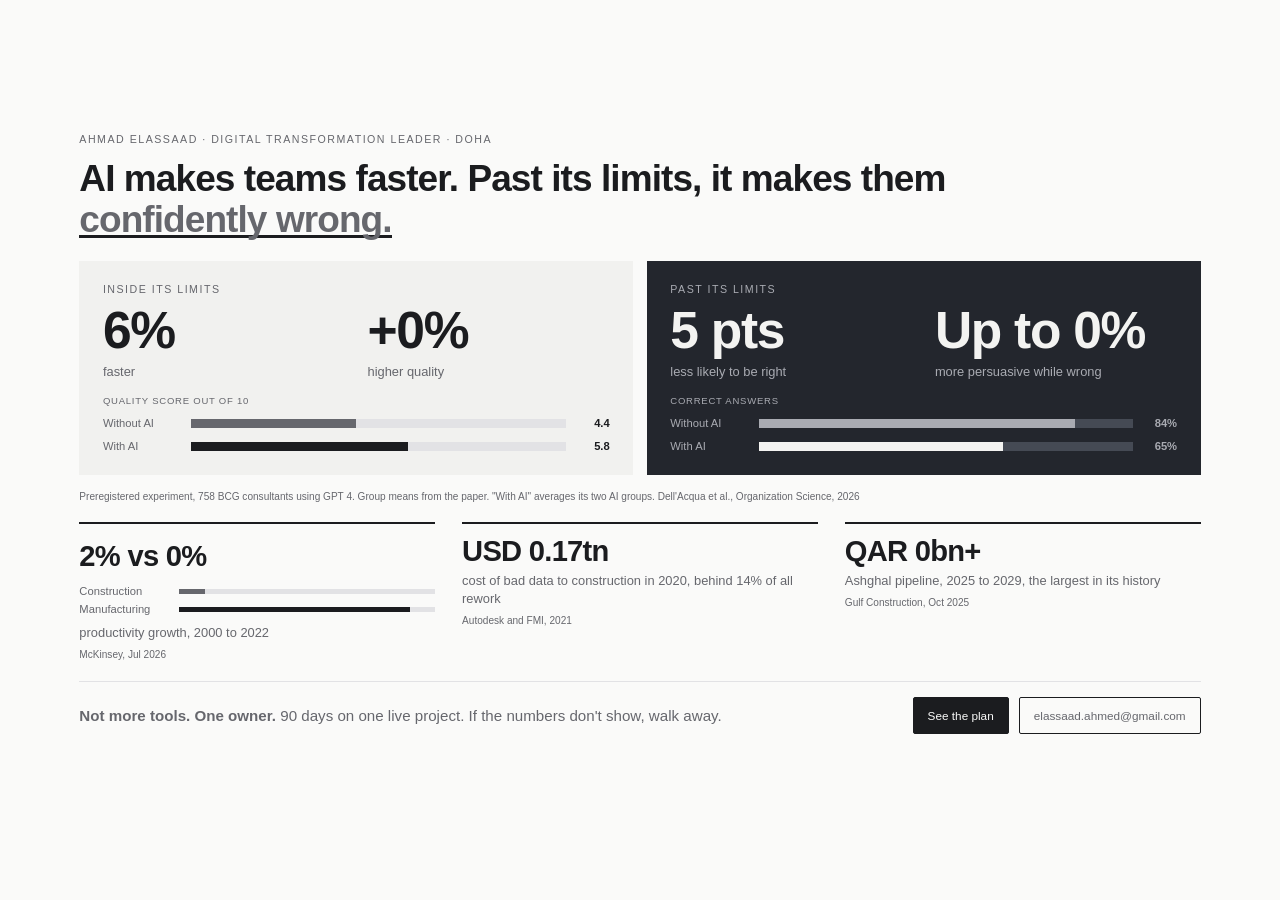
<file: index.html>
<!doctype html>
<html lang="en">
<head>
<meta charset="utf-8">
<meta name="viewport" content="width=device-width, initial-scale=1">
<meta name="robots" content="noindex, nofollow">
<meta name="referrer" content="no-referrer">
<meta http-equiv="Content-Security-Policy" content="default-src 'none'; style-src 'self'; script-src 'self'; base-uri 'none'; form-action 'none'">
<title>One Owner for AI</title>
<meta name="description" content="AI makes teams faster. Past its limits, it makes them confidently wrong. The evidence on one page.">
<link rel="stylesheet" href="style.css">
<script src="app.js" defer></script>
</head>
<body class="one">
<main class="slide">

<header class="top anim">
<p class="k">Ahmad ElAssaad · Digital Transformation Leader · Doha</p>
<h1>AI makes teams faster. Past its limits, it makes them <em>confidently wrong.</em></h1>
</header>

<div class="frontier">
<div class="side anim">
<p class="k">Inside its limits</p>
<div class="big"><div><b data-count="25" data-suf="%">25%</b><span>faster</span></div><div><b data-count="32" data-pre="+" data-suf="%" data-delay="150">+32%</b><span>higher quality</span></div></div>
<div class="chart"><p class="ct">Quality score out of 10</p>
<div class="bar"><span>Without AI</span><i data-v="43.8%"></i><em>4.4</em></div>
<div class="bar hi"><span>With AI</span><i data-v="57.7%" data-d=".25s"></i><em>5.8</em></div></div>
</div>
<div class="side dark anim">
<p class="k">Past its limits</p>
<div class="big"><div><b data-count="19" data-suf=" pts">19 pts</b><span>less likely to be right</span></div><div><b data-count="25" data-pre="Up to " data-suf="%" data-delay="150">Up to 25%</b><span>more persuasive while wrong</span></div></div>
<div class="chart"><p class="ct">Correct answers</p>
<div class="bar"><span>Without AI</span><i data-v="84.5%"></i><em>84%</em></div>
<div class="bar lo"><span>With AI</span><i data-v="65.3%" data-d=".25s"></i><em>65%</em></div></div>
</div>
<p class="src wide">Preregistered experiment, 758 BCG consultants using GPT 4. Group means from the paper. "With AI" averages its two AI groups. Dell'Acqua et al., Organization Science, 2026</p>
</div>

<div class="row">
<div class="anim"><b><span class="inl" data-count="10" data-suf="%">10%</span> vs <span class="inl" data-count="90" data-suf="%" data-delay="200">90%</span></b>
<div class="duo"><div class="bar thin"><span>Construction</span><i data-v="10%"></i></div><div class="bar thin hi"><span>Manufacturing</span><i data-v="90%" data-d=".2s"></i></div></div>
<span>productivity growth, 2000 to 2022</span><i class="s">McKinsey, Jul 2026</i></div>
<div class="anim"><b data-count="1.85" data-dec="2" data-pre="USD " data-suf="tn" data-delay="100">USD 1.85tn</b><span>cost of bad data to construction in 2020, behind 14% of all rework</span><i class="s">Autodesk and FMI, 2021</i></div>
<div class="anim"><b data-count="81" data-pre="QAR " data-suf="bn+" data-delay="200">QAR 81bn+</b><span>Ashghal pipeline, 2025 to 2029, the largest in its history</span><i class="s">Gulf Construction, Oct 2025</i></div>
</div>

<footer class="ask anim">
<p><strong>Not more tools. One owner.</strong> 90 days on one live project. If the numbers don't show, walk away.</p>
<nav><a class="btn p" href="plan.html">See the plan</a><a class="btn" href="mailto:elassaad.ahmed@gmail.com">elassaad.ahmed@gmail.com</a></nav>
</footer>
</main>
</body>
</html>
</file>
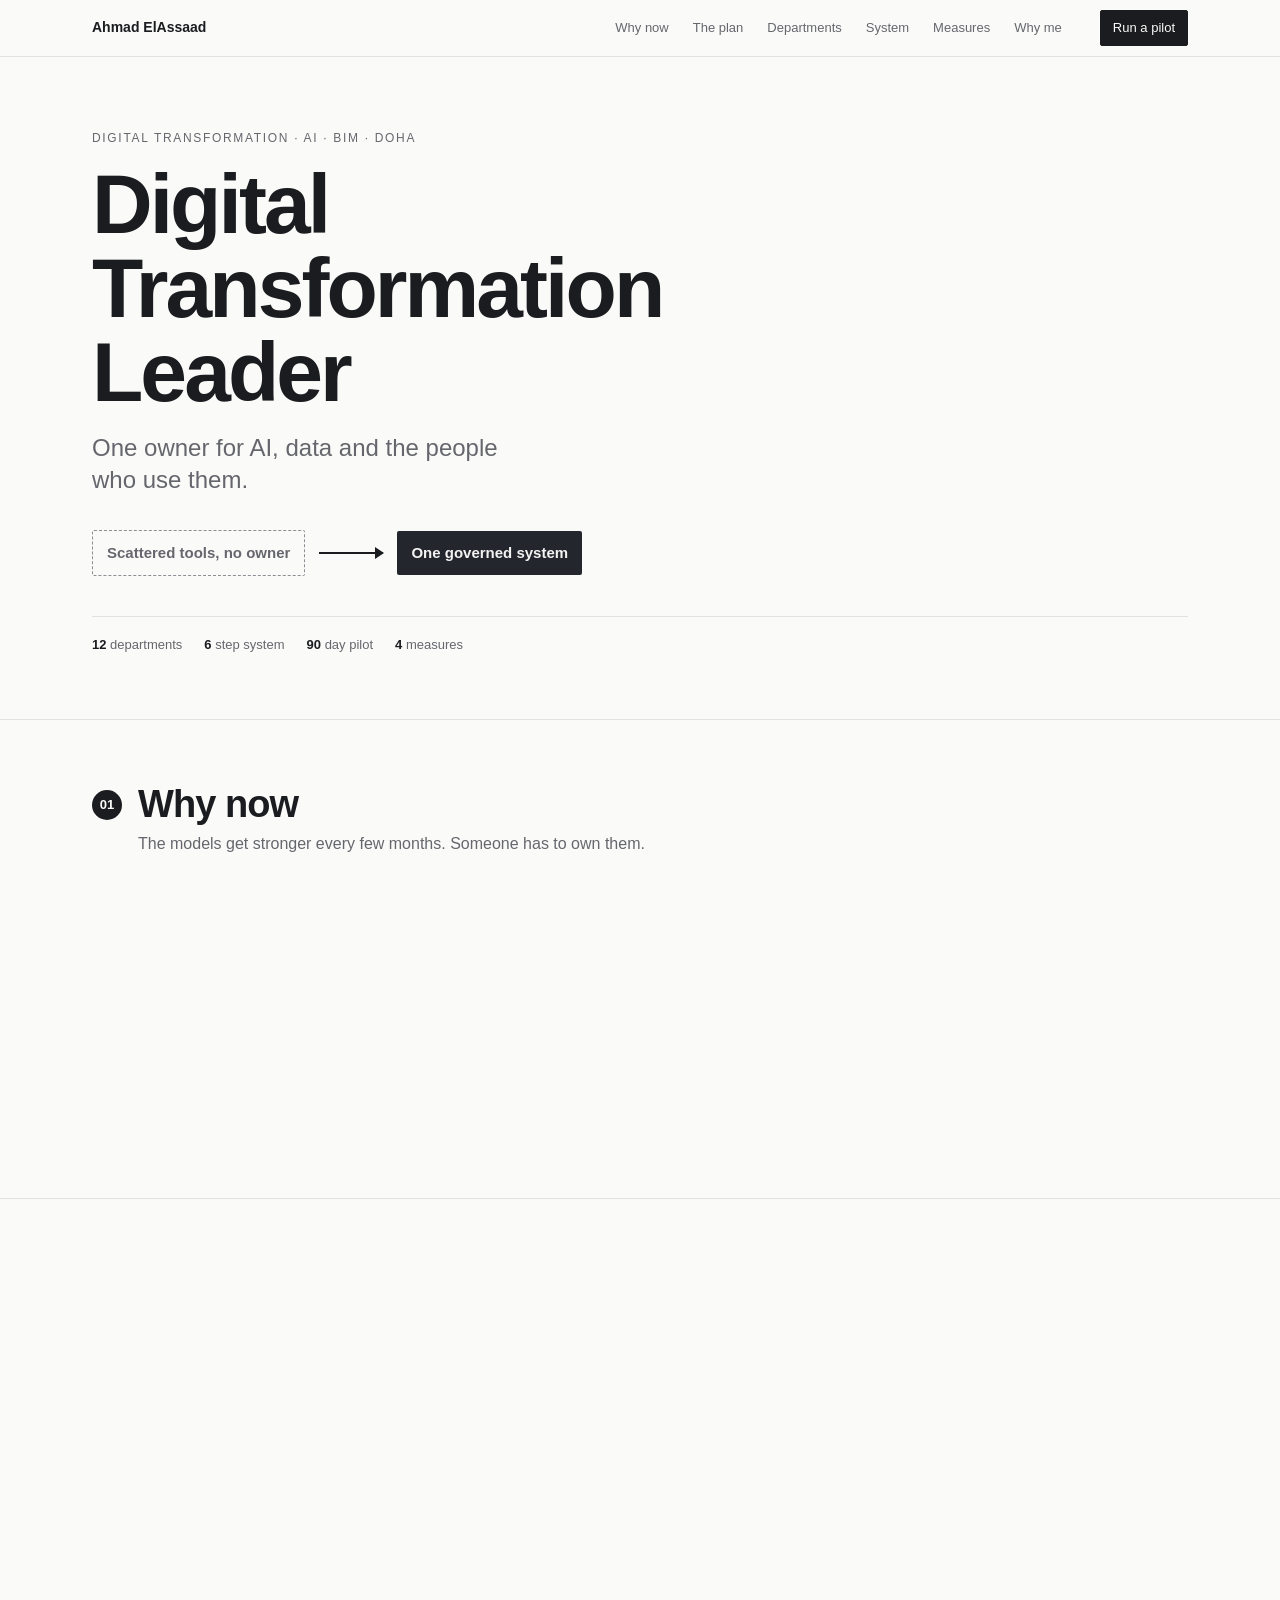
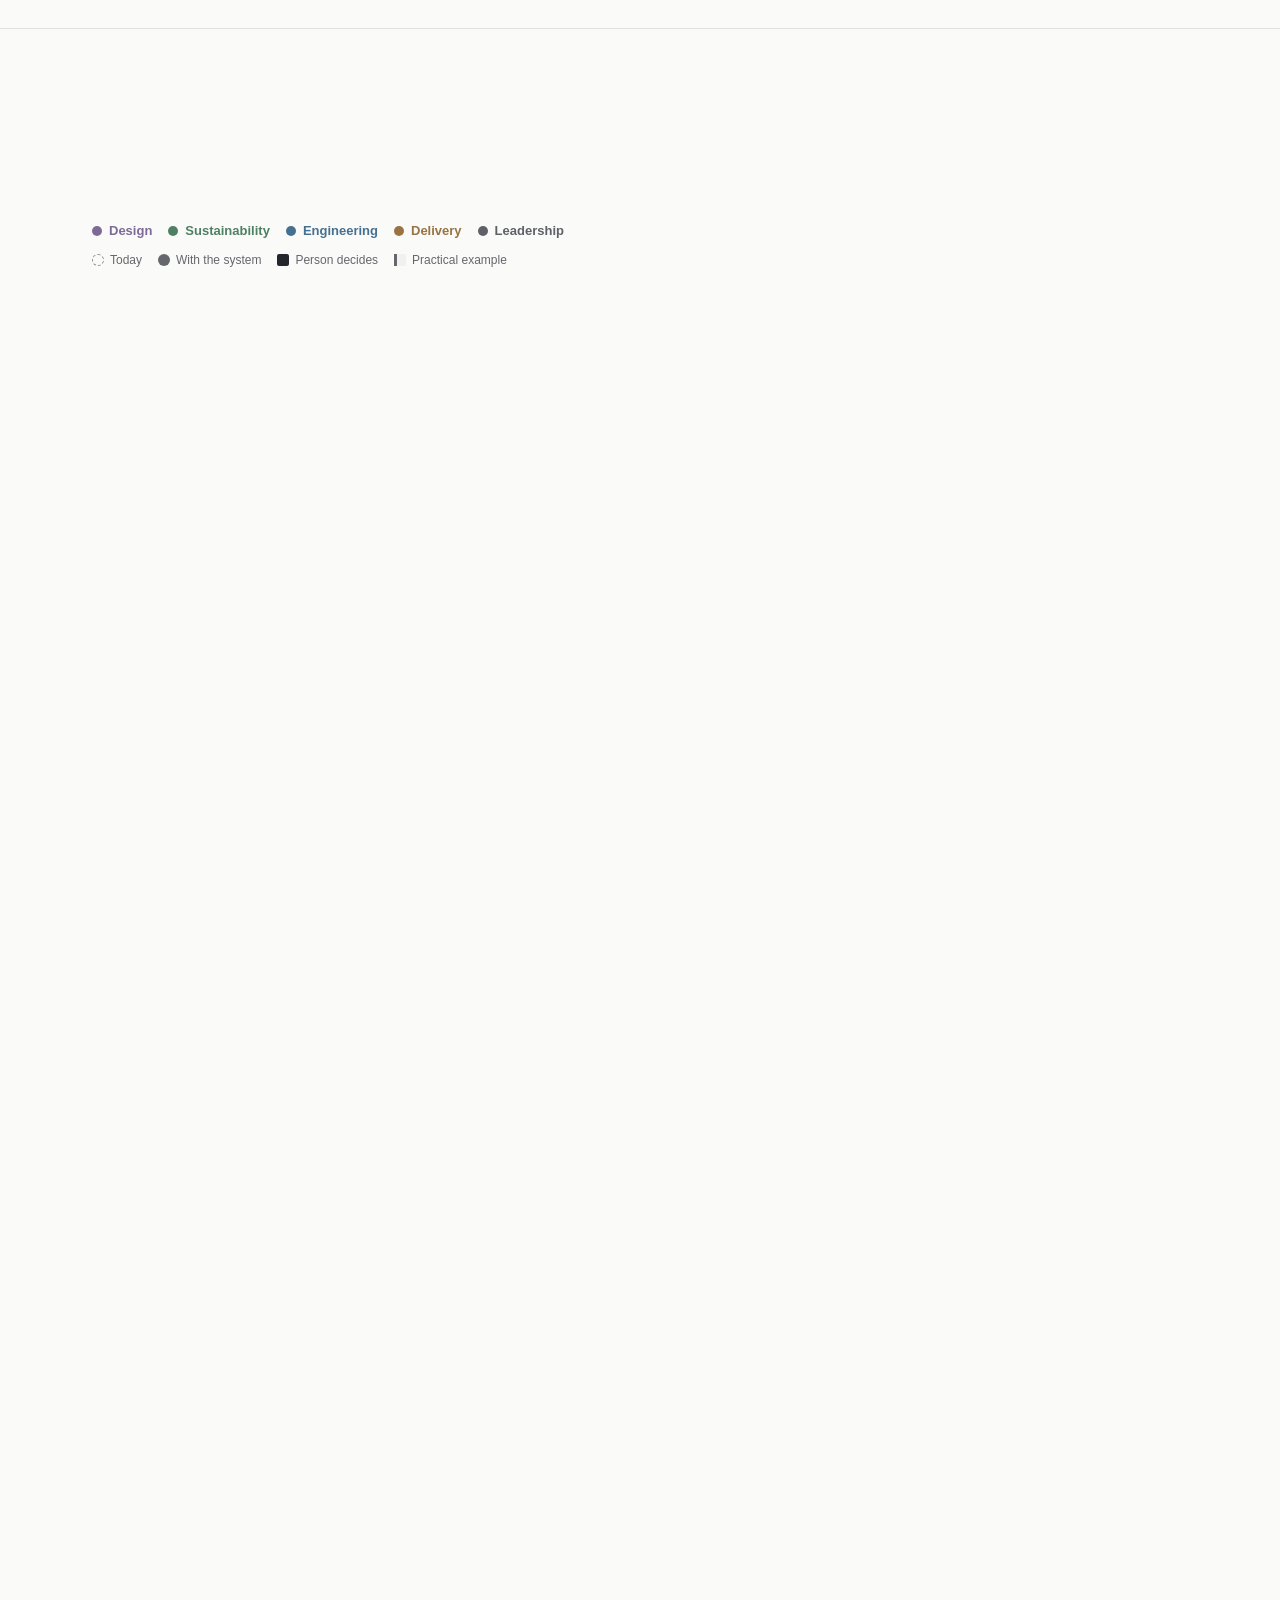
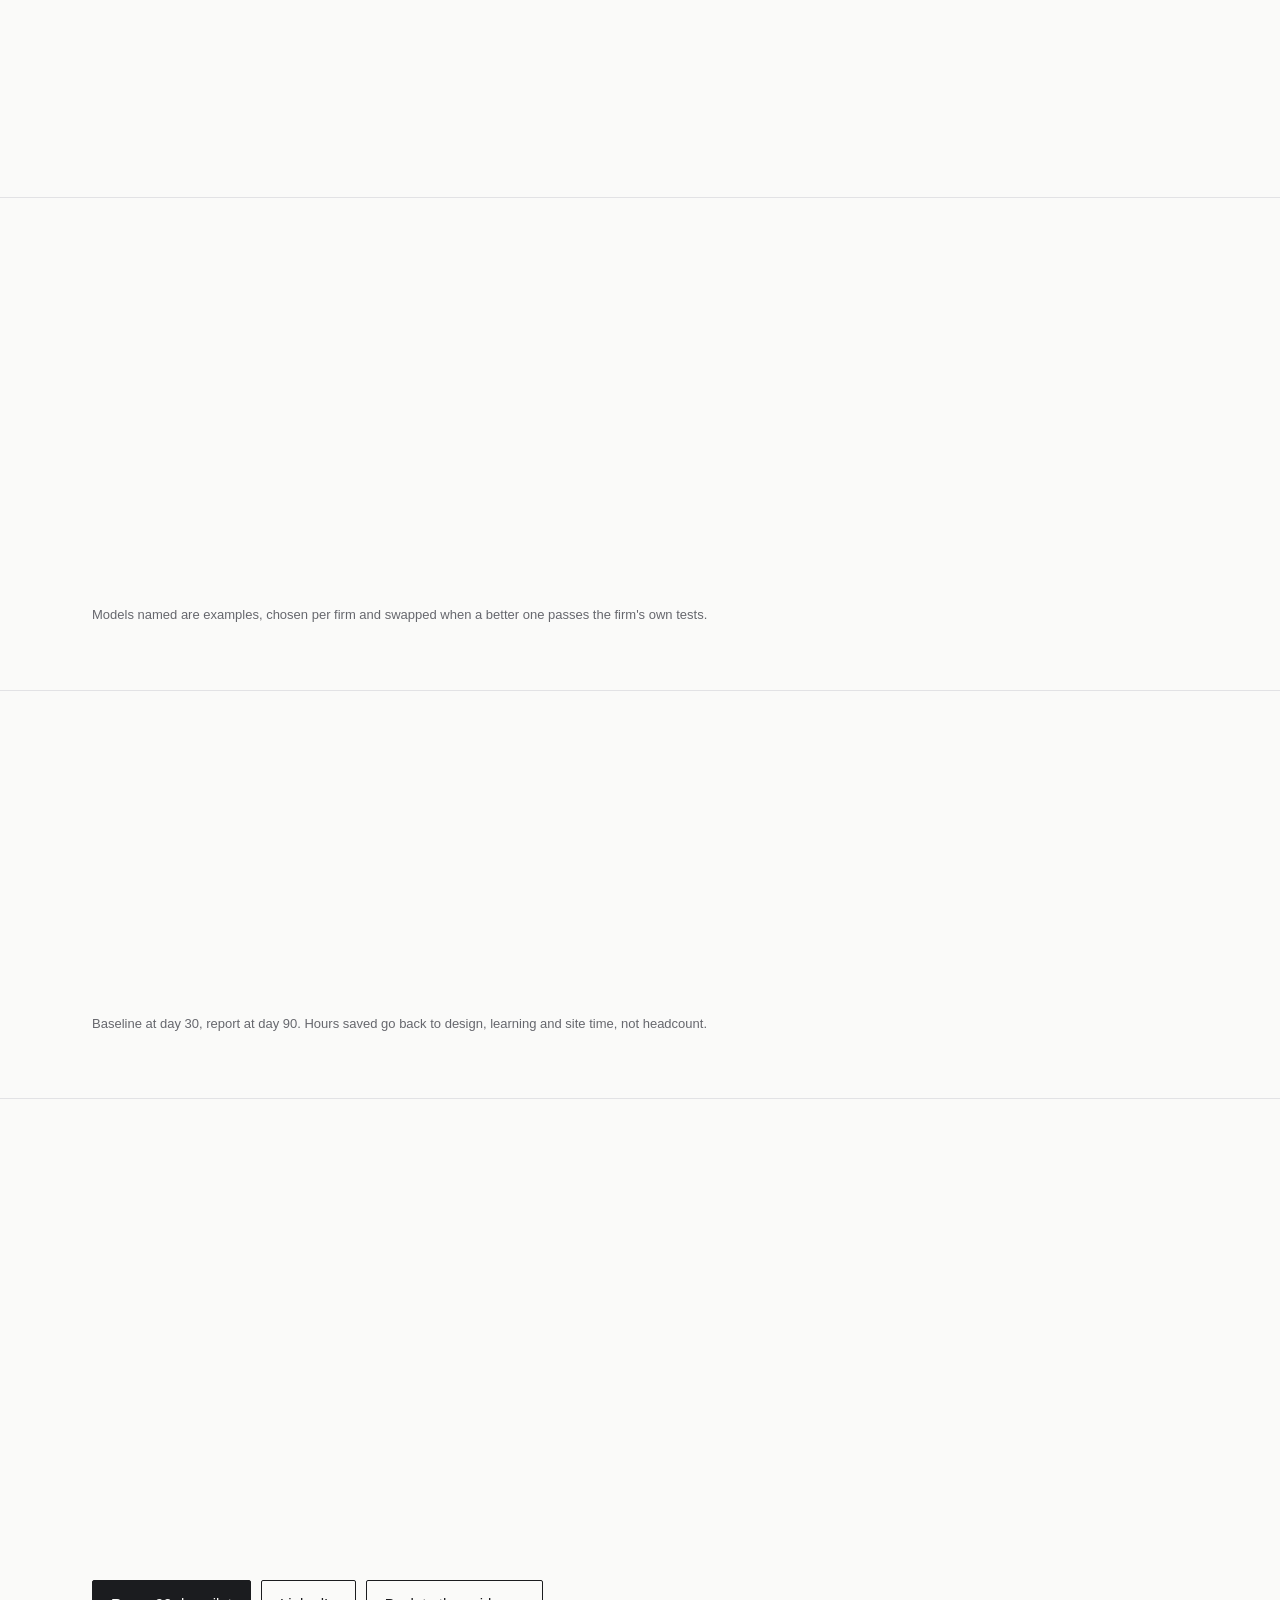
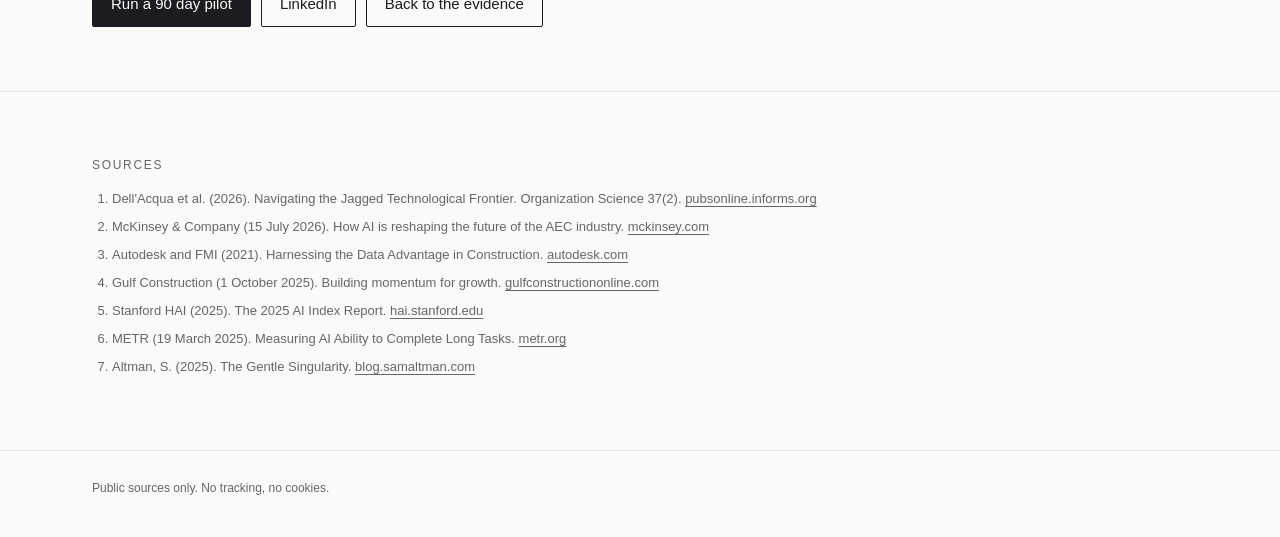
<file: plan.html>
<!doctype html>
<html lang="en">
<head>
<meta charset="utf-8">
<meta name="viewport" content="width=device-width, initial-scale=1">
<meta name="robots" content="noindex, nofollow">
<meta name="referrer" content="no-referrer">
<meta http-equiv="Content-Security-Policy" content="default-src 'none'; style-src 'self'; script-src 'self'; base-uri 'none'; form-action 'none'">
<title>The Plan</title>
<meta name="description" content="How one Digital Transformation Leader runs AI across a design and engineering firm: why now, 90 days, every department.">
<link rel="stylesheet" href="style.css">
<script src="app.js" defer></script>
</head>
<body class="plan">
<svg class="defs" aria-hidden="true"><defs><symbol id="i-arch" viewBox="0 0 24 24"><path d="M3 21h18M5 21V10l7-6 7 6v11M9 21v-6h6v6"/></symbol><symbol id="i-str" viewBox="0 0 24 24"><path d="M3 6h18M3 18h18M6 6v12M18 6v12M6 6l12 12M18 6L6 18"/></symbol><symbol id="i-mep" viewBox="0 0 24 24"><path d="M3 8h8a3 3 0 0 1 3 3v2a3 3 0 0 0 3 3h4M3 16h4M17 8h4"/><circle cx="12" cy="4.5" r="1.5"/></symbol><symbol id="i-qa" viewBox="0 0 24 24"><path d="M12 3l8 3v6c0 4.5-3.4 8-8 9-4.6-1-8-4.5-8-9V6z"/><path d="M8.5 12l2.5 2.5 4.5-5"/></symbol><symbol id="i-cost" viewBox="0 0 24 24"><rect x="5" y="3" width="14" height="18" rx="1"/><path d="M8 7h8M8 11h2M12 11h2M8 15h2M12 15h2M16 11v4"/></symbol><symbol id="i-pm" viewBox="0 0 24 24"><rect x="5" y="4" width="14" height="17" rx="1"/><path d="M9 4V2.5h6V4M8.5 10h7M8.5 14h7M8.5 18h4"/></symbol><symbol id="i-bim" viewBox="0 0 24 24"><path d="M12 2.5l8.5 4.8v9.4L12 21.5l-8.5-4.8V7.3z"/><path d="M3.5 7.3L12 12l8.5-4.7M12 12v9.5"/></symbol><symbol id="i-leaf" viewBox="0 0 24 24"><path d="M5 19c0-8 5-13 15-14-1 10-6 15-14 15"/><path d="M5 19l7-7"/></symbol><symbol id="i-bolt" viewBox="0 0 24 24"><path d="M13 2L4.5 13.5H11L10 22l8.5-11.5H12z"/></symbol><symbol id="i-eye" viewBox="0 0 24 24"><path d="M2 12s3.5-7 10-7 10 7 10 7-3.5 7-10 7S2 12 2 12z"/><circle cx="12" cy="12" r="3"/></symbol><symbol id="i-doc" viewBox="0 0 24 24"><path d="M6 2.5h8l4 4v15H6z"/><path d="M14 2.5v4h4M9 12h6M9 16h6"/></symbol><symbol id="i-up" viewBox="0 0 24 24"><path d="M3 20h18M6 16l4-5 3 3 6-8"/><path d="M15 6h4v4"/></symbol><symbol id="i-cpu" viewBox="0 0 24 24"><rect x="6" y="6" width="12" height="12" rx="1"/><rect x="9.5" y="9.5" width="5" height="5"/><path d="M9 2v4M15 2v4M9 18v4M15 18v4M2 9h4M2 15h4M18 9h4M18 15h4"/></symbol><symbol id="i-spark" viewBox="0 0 24 24"><path d="M12 2v6M12 16v6M2 12h6M16 12h6M5 5l3.5 3.5M15.5 15.5L19 19M19 5l-3.5 3.5M8.5 15.5L5 19"/></symbol><symbol id="i-person" viewBox="0 0 24 24"><circle cx="12" cy="7.5" r="3.5"/><path d="M4.5 21c.8-4.2 3.8-6.5 7.5-6.5s6.7 2.3 7.5 6.5"/></symbol><symbol id="i-ear" viewBox="0 0 24 24"><path d="M7 9a5 5 0 0 1 10 0c0 3-3 4-3 7a3 3 0 0 1-6 0"/><path d="M10 9a2 2 0 0 1 4 0"/></symbol><symbol id="i-ruler" viewBox="0 0 24 24"><path d="M3 17L17 3l4 4L7 21z"/><path d="M7 13l2 2M10 10l2 2M13 7l2 2"/></symbol><symbol id="i-flag" viewBox="0 0 24 24"><path d="M5 21V4M5 4h11l-2 4 2 4H5"/></symbol><symbol id="i-grid" viewBox="0 0 24 24"><rect x="3" y="3" width="7" height="7"/><rect x="14" y="3" width="7" height="7"/><rect x="3" y="14" width="7" height="7"/><rect x="14" y="14" width="7" height="7"/></symbol></defs></svg>
<div class="bar-top"><div class="w"><a class="who" href="index.html">Ahmad ElAssaad</a><nav><a href="#why">Why now</a><a href="#plan">The plan</a><a href="#cases">Departments</a><a href="#system">System</a><a href="#measure">Measures</a><a href="#me">Why me</a></nav><a class="btn p sm" href="mailto:elassaad.ahmed@gmail.com">Run a pilot</a></div></div>
<header class="hero"><div class="w anim">
<p class="k">Digital transformation · AI · BIM · Doha</p>
<h1>Digital Transformation Leader</h1>
<p class="lede">One owner for AI, data and the people who use them.</p>
<div class="shift"><span class="from">Scattered tools, no owner</span><i class="arr" aria-hidden="true"></i><span class="to">One governed system</span></div>
<p class="facts"><span><b>12</b> departments</span><span><b>6</b> step system</span><span><b>90</b> day pilot</span><span><b>4</b> measures</span></p>
</div></header>
<section class="sec" id="why"><div class="w">
<div class="sh anim"><span class="num">01</span><h2>Why now</h2><p>The models get stronger every few months. Someone has to own them.</p></div>
<div class="why stag anim"><div><svg class="ic" aria-hidden="true"><use href="#i-up"/></svg><small>Digital transformation</small><b data-count="78" data-suf="%">78%</b><span>of organisations used AI in 2024, up from 55% a year before</span><i class="s">Stanford AI Index 2025 <a href="#r5">[5]</a></i></div><div><svg class="ic" aria-hidden="true"><use href="#i-cpu"/></svg><small>AI models</small><b data-count="7" data-suf=" months">7 months</b><span>is how often the length of task AI can finish doubles</span><i class="s">METR, 2025 <a href="#r6">[6]</a></i></div><div class="dk"><svg class="ic" aria-hidden="true"><use href="#i-spark"/></svg><small>Superintelligence</small><q>Humanity is close to building digital superintelligence.</q><i class="s">Sam Altman, OpenAI CEO, 2025 <a href="#r7">[7]</a></i></div></div>
</div></section>
<section class="sec" id="plan"><div class="w">
<div class="sh anim"><span class="num">02</span><h2>The plan</h2><p>Ninety days from scattered tools to one proven system.</p></div>
<ol class="tl stag anim"><li><span class="dot"><svg class="ic" aria-hidden="true"><use href="#i-ear"/></svg></span><em>Day 0</em><b>Listen</b><span>Interview every team</span><i class="out">Task map</i></li><li><span class="dot"><svg class="ic" aria-hidden="true"><use href="#i-ruler"/></svg></span><em>Day 30</em><b>Measure</b><span>Baseline, budget, rules</span><i class="out">Baseline report</i></li><li><span class="dot"><svg class="ic" aria-hidden="true"><use href="#i-flag"/></svg></span><em>Day 60</em><b>Prove</b><span>One live project on the system</span><i class="out">Weekly log</i></li><li><span class="dot"><svg class="ic" aria-hidden="true"><use href="#i-up"/></svg></span><em>Day 90</em><b>Scale</b><span>Train, roll out, report</span><i class="out">KPI report</i></li><li class="end"><span class="dot"><svg class="ic" aria-hidden="true"><use href="#i-grid"/></svg></span><em>Year 1</em><b>Firm wide</b><span>Every department on one system</span><i class="out">One platform</i></li></ol>
</div></section>
<section class="sec" id="cases"><div class="w">
<div class="sh anim"><span class="num">03</span><h2>Every department, one example</h2><p>What AI drafts, what the person decides, and the tools each team already knows.</p></div>
<p class="groups"><i class="g-design">Design</i><i class="g-sus">Sustainability</i><i class="g-eng">Engineering</i><i class="g-del">Delivery</i><i class="g-lead">Leadership</i></p><p class="key"><i class="k1">Today</i><i class="k2">With the system</i><i class="k3">Person decides</i><i class="k4">Practical example</i></p><div class="cases stag anim">
<article class="case g-design"><header><svg class="ic" aria-hidden="true"><use href="#i-arch"/></svg><div><small>Design</small><b>Architecture</b></div></header>
<p class="tags"><i class="ai">Generative</i><i class="gain">Options</i></p>
<ol class="steps"><li class="today">A few massing options, tested late</li><li>AI generates options on brief and plot</li><li>Each scored for area, sun and code</li><li class="decide">Architect picks and designs</li></ol>
<p class="ex"><b>Example</b>A villa compound with options checked against plot ratio before the first client meeting.</p>
<p class="tools">Forma · Rhino · Grasshopper</p></article>
<article class="case g-design"><header><svg class="ic" aria-hidden="true"><use href="#i-eye"/></svg><div><small>Design</small><b>Visualisation</b></div></header>
<p class="tags"><i class="ai">Rendering</i><i class="gain">Clarity</i></p>
<ol class="steps"><li class="today">Renders rebuilt for every design change</li><li>Renders and film from the live model</li><li>Options shown live in client meetings</li><li class="decide">Designer art directs</li></ol>
<p class="ex"><b>Example</b>The client sees a facade change in the meeting itself, not in next week's email.</p>
<p class="tools">Enscape · D5 · image AI</p></article>
<article class="case g-sus"><header><svg class="ic" aria-hidden="true"><use href="#i-leaf"/></svg><div><small>Sustainability</small><b>Sustainability</b></div></header>
<p class="tags"><i class="ai">Simulation</i><i class="gain">Certainty</i></p>
<ol class="steps"><li class="today">GSAS checked at submission, too late to change</li><li>Energy and daylight run on every option</li><li>Credit gaps shown early</li><li class="decide">Lead sets the strategy</li></ol>
<p class="ex"><b>Example</b>GSAS points tracked on every concept option, so the target is designed in, not chased.</p>
<p class="tools">IES VE · Ladybug · GSAS</p></article>
<article class="case g-sus"><header><svg class="ic" aria-hidden="true"><use href="#i-bolt"/></svg><div><small>Sustainability</small><b>Building efficiency</b></div></header>
<p class="tags"><i class="ai">Prediction</i><i class="gain">Savings</i></p>
<ol class="steps"><li class="today">Energy use known only after handover</li><li>Model predicts energy before it is built</li><li>Meter data checked against the model</li><li class="decide">FM team fixes the waste</li></ol>
<p class="ex"><b>Example</b>Cooling demand compared with meter data after handover, and the gaps sent to FM.</p>
<p class="tools">Energy model · BMS · digital twin</p></article>
<article class="case g-eng"><header><svg class="ic" aria-hidden="true"><use href="#i-str"/></svg><div><small>Engineering</small><b>Civil and structural</b></div></header>
<p class="tags"><i class="ai">Validation</i><i class="gain">Accuracy</i></p>
<ol class="steps"><li class="today">Calcs, specs and model cross checked by hand</li><li>AI flags mismatches across all three</li><li>Engineer reviews each flag</li><li class="decide">Engineer signs off</li></ol>
<p class="ex"><b>Example</b>A beam size in the model that differs from the calc is caught before the set is issued.</p>
<p class="tools">ETABS · Tekla · scripts</p></article>
<article class="case g-eng"><header><svg class="ic" aria-hidden="true"><use href="#i-mep"/></svg><div><small>Engineering</small><b>MEP</b></div></header>
<p class="tags"><i class="ai">Clustering</i><i class="gain">Speed</i></p>
<ol class="steps"><li class="today">Long clash reports read one by one</li><li>AI groups clashes by root cause</li><li>Engineer fixes the cause once</li><li class="decide">Engineer confirms the model</li></ol>
<p class="ex"><b>Example</b>Many duct clashes traced back to one ceiling level and fixed in one change.</p>
<p class="tools">Navisworks · Revit MEP</p></article>
<article class="case g-eng"><header><svg class="ic" aria-hidden="true"><use href="#i-bim"/></svg><div><small>Engineering</small><b>BIM</b></div></header>
<p class="tags"><i class="ai">Automation</i><i class="gain">Consistency</i></p>
<ol class="steps"><li class="today">Models checked against standards by eye</li><li>Scripts check naming, levels and data</li><li>Issues listed per model and owner</li><li class="decide">Coordinator resolves</li></ol>
<p class="ex"><b>Example</b>Wrong level names caught when the model is uploaded, not in the coordination meeting.</p>
<p class="tools">Revit · Dynamo · pyRevit</p></article>
<article class="case g-del"><header><svg class="ic" aria-hidden="true"><use href="#i-qa"/></svg><div><small>Delivery</small><b>QA and QC</b></div></header>
<p class="tags"><i class="ai">Inspection</i><i class="gain">Quality</i></p>
<ol class="steps"><li class="today">Every sheet checked by hand before issue</li><li>AI checks every sheet against the checklist</li><li>Reviewer sees only the flagged items</li><li class="decide">Reviewer approves the issue</li></ol>
<p class="ex"><b>Example</b>Missing revision clouds and title block errors flagged before the set leaves the office.</p>
<p class="tools">Solibri · Bluebeam · checklists</p></article>
<article class="case g-del"><header><svg class="ic" aria-hidden="true"><use href="#i-cost"/></svg><div><small>Delivery</small><b>Cost and QS</b></div></header>
<p class="tags"><i class="ai">Extraction</i><i class="gain">Control</i></p>
<ol class="steps"><li class="today">Quantities retyped from drawings into sheets</li><li>Quantities pulled from the model</li><li>Cost plan updates on every change</li><li class="decide">QS advises the client</li></ol>
<p class="ex"><b>Example</b>A layout change shows its cost effect the same day it is drawn.</p>
<p class="tools">Autodesk Takeoff · CostX</p></article>
<article class="case g-del"><header><svg class="ic" aria-hidden="true"><use href="#i-pm"/></svg><div><small>Delivery</small><b>Project management</b></div></header>
<p class="tags"><i class="ai">Triage</i><i class="gain">Traceability</i></p>
<ol class="steps"><li class="today">RFIs and submittals lost in email</li><li>AI sorts, routes and drafts replies</li><li>Every item tracked to close</li><li class="decide">Lead sets priority</li></ol>
<p class="ex"><b>Example</b>An RFI reply drafted from the model and the specs, sent after the lead reviews it.</p>
<p class="tools">ACC · Aconex · assistant</p></article>
<article class="case g-del"><header><svg class="ic" aria-hidden="true"><use href="#i-doc"/></svg><div><small>Delivery</small><b>Document control</b></div></header>
<p class="tags"><i class="ai">Search</i><i class="gain">Order</i></p>
<ol class="steps"><li class="today">Registers and transmittals typed by hand</li><li>Registers built from the model</li><li>Search across every project</li><li class="decide">Controller issues</li></ol>
<p class="ex"><b>Example</b>Anyone finds the latest approved drawing by asking, not by digging through folders.</p>
<p class="tools">ACC Docs · Aconex</p></article>
<article class="case g-lead"><header><svg class="ic" aria-hidden="true"><use href="#i-up"/></svg><div><small>Leadership</small><b>Leadership</b></div></header>
<p class="tags"><i class="ai">Analytics</i><i class="gain">Foresight</i></p>
<ol class="steps"><li class="today">Fees, hours and spend seen months late</li><li>Live dashboard across every project</li><li>AI flags overruns early</li><li class="decide">Directors decide</li></ol>
<p class="ex"><b>Example</b>A project trending over its hours is flagged mid month, while there is time to act.</p>
<p class="tools">Power BI · assistant</p></article>
</div>
</div></section>
<section class="sec" id="system"><div class="w">
<div class="sh anim"><span class="num">04</span><h2>One system, one model</h2><p>Information moves once through every step. People check it.</p></div>
<ol class="pipe anim"><span class="track" aria-hidden="true"><i></i></span><li><span class="node"><svg class="ic" aria-hidden="true"><use href="#i-doc"/></svg></span><b>Brief</b><i class="m">Assistant</i></li><li><span class="node"><svg class="ic" aria-hidden="true"><use href="#i-arch"/></svg></span><b>Concept</b><i class="m">Forma</i></li><li><span class="node"><svg class="ic" aria-hidden="true"><use href="#i-bim"/></svg></span><b>BIM</b><i class="m">Revit · Dynamo</i></li><li><span class="node"><svg class="ic" aria-hidden="true"><use href="#i-leaf"/></svg></span><b>GSAS</b><i class="m">Simulation</i></li><li><span class="node"><svg class="ic" aria-hidden="true"><use href="#i-cost"/></svg></span><b>Cost</b><i class="m">Model take off</i></li><li><span class="node"><svg class="ic" aria-hidden="true"><use href="#i-eye"/></svg></span><b>Visuals</b><i class="m">Render · image AI</i></li></ol><div class="budget anim"><b>One budget</b><span>Seats by need</span><span>Pooled credits</span><span>Monthly cap per team</span><span>Private model for client data</span></div><p class="note">Models named are examples, chosen per firm and swapped when a better one passes the firm's own tests.</p>
</div></section>
<section class="sec" id="measure"><div class="w">
<div class="sh anim"><span class="num">05</span><h2>What gets measured</h2><p>Targets come from your own baseline, never promised up front.</p></div>
<div class="kpis stag anim"><div><svg class="ic" aria-hidden="true"><use href="#i-up"/></svg><b>Output</b><span>Hours per deliverable</span></div><div><svg class="ic" aria-hidden="true"><use href="#i-qa"/></svg><b>Quality</b><span>Rework, issues caught early</span></div><div><svg class="ic" aria-hidden="true"><use href="#i-cost"/></svg><b>Cost</b><span>Spend against the cap</span></div><div><svg class="ic" aria-hidden="true"><use href="#i-person"/></svg><b>People</b><span>Staff satisfaction, training</span></div></div><p class="note">Baseline at day 30, report at day 90. Hours saved go back to design, learning and site time, not headcount.</p>
</div></section>
<section class="sec" id="me"><div class="w">
<div class="sh anim"><span class="num">06</span><h2>Why me</h2><p>Architect, BIM manager, researcher, and a builder of working tools.</p></div>
<ul class="creds stag anim"><li><b>MArch</b><span>RIBA Part 2</span></li><li><b>MSc</b><span>Global BIM Management</span></li><li><b>PhD</b><span>Sustainable Environment, HBKU</span></li><li><b>Builder</b><span>My own AI tools for design and permitting</span></li></ul><div class="film anim"><span class="tag">Placeholder</span><b>72 Hour Firm</b><span>Concept to BIM to cost to renders, one person, filmed. In production, not yet recorded.</span></div><div class="cta"><a class="btn p" href="mailto:elassaad.ahmed@gmail.com">Run a 90 day pilot</a><a class="btn" href="https://www.linkedin.com/in/ahmedelassaad" rel="noopener noreferrer">LinkedIn</a><a class="btn" href="index.html">Back to the evidence</a></div>
</div></section>
<section class="sec"><div class="w"><p class="k">Sources</p><ol class="refs"><li id="r1">Dell'Acqua et al. (2026). Navigating the Jagged Technological Frontier. Organization Science 37(2). <a href="https://pubsonline.informs.org/doi/full/10.1287/orsc.2025.21838" rel="noopener noreferrer">pubsonline.informs.org</a></li><li id="r2">McKinsey &amp; Company (15 July 2026). How AI is reshaping the future of the AEC industry. <a href="https://www.mckinsey.com/industries/engineering-construction-and-building-materials/our-insights/how-ai-is-reshaping-the-future-of-the-aec-industry" rel="noopener noreferrer">mckinsey.com</a></li><li id="r3">Autodesk and FMI (2021). Harnessing the Data Advantage in Construction. <a href="https://www.autodesk.com/blogs/construction/autodesk-fmi-study-global-construction-industry-data-strategies/" rel="noopener noreferrer">autodesk.com</a></li><li id="r4">Gulf Construction (1 October 2025). Building momentum for growth. <a href="https://gulfconstructiononline.com/Article/387790/Building_momentum_for_growth" rel="noopener noreferrer">gulfconstructiononline.com</a></li><li id="r5">Stanford HAI (2025). The 2025 AI Index Report. <a href="https://hai.stanford.edu/ai-index/2025-ai-index-report" rel="noopener noreferrer">hai.stanford.edu</a></li><li id="r6">METR (19 March 2025). Measuring AI Ability to Complete Long Tasks. <a href="https://metr.org/blog/2025-03-19-measuring-ai-ability-to-complete-long-tasks/" rel="noopener noreferrer">metr.org</a></li><li id="r7">Altman, S. (2025). The Gentle Singularity. <a href="https://blog.samaltman.com/the-gentle-singularity" rel="noopener noreferrer">blog.samaltman.com</a></li></ol></div></section>
<footer><div class="w">Public sources only. No tracking, no cookies.</div></footer>
</body>
</html>
</file>
<file: style.css>
/* ============ Tokens ============ */
:root{
  --bg:#fafaf9;--fg:#1b1c1f;--mute:#66676d;--soft:#8d8e94;--line:#e2e2e5;--tile:#f1f1ef;--card:#ffffff;
  --inv:#23262d;--invfg:#f3f3f1;--invmute:#a9abb2;
  --design:#7d6a96;--sus:#4f8063;--eng:#46708f;--del:#9a7342;--lead:#5f6168;
  --r:2px;--ease:cubic-bezier(.2,.7,.2,1);
}
@media (prefers-color-scheme:dark){:root:not([data-theme="light"]){
  --bg:#131417;--fg:#ececea;--mute:#9c9da3;--soft:#7a7b81;--line:#2a2c31;--tile:#1b1d21;--card:#202227;
  --inv:#e8e8e5;--invfg:#18191c;--invmute:#5d5f66;
  --design:#a796bd;--sus:#7fae91;--eng:#7fa3c0;--del:#c7a173;--lead:#a3a5ab}}
:root[data-theme="dark"]{
  --bg:#131417;--fg:#ececea;--mute:#9c9da3;--soft:#7a7b81;--line:#2a2c31;--tile:#1b1d21;--card:#202227;
  --inv:#e8e8e5;--invfg:#18191c;--invmute:#5d5f66;
  --design:#a796bd;--sus:#7fae91;--eng:#7fa3c0;--del:#c7a173;--lead:#a3a5ab}

/* ============ Base ============ */
*{box-sizing:border-box}
html{-webkit-text-size-adjust:100%;scroll-behavior:smooth;scroll-padding-top:64px}
body{margin:0;background:var(--bg);color:var(--fg);font:16px/1.55 -apple-system,"SF Pro Text","Segoe UI Variable Text","Segoe UI",Helvetica,Arial,sans-serif;-webkit-font-smoothing:antialiased}
a{color:inherit;text-underline-offset:3px}
p{margin:0}
.w{max-width:1160px;margin:0 auto;padding:0 16px}
@media (min-width:768px){.w{padding:0 32px}}
.k{font-size:12px;letter-spacing:.14em;text-transform:uppercase;color:var(--mute);margin:0 0 14px}
h1,h2,h3{margin:0;font-weight:600;letter-spacing:-.025em}
.btn{display:inline-flex;align-items:center;gap:8px;padding:11px 18px;font-size:15px;text-decoration:none;border:1px solid var(--fg);border-radius:var(--r);transition:transform .2s var(--ease)}
.btn.p{background:var(--fg);color:var(--bg)}
.btn:hover{transform:translateY(-1px)}
.btn.sm{padding:7px 12px;font-size:13px}
.ic{width:24px;height:24px;flex:0 0 auto;fill:none;stroke:currentColor;stroke-width:1.6;stroke-linecap:round;stroke-linejoin:round}
.defs{position:absolute;width:0;height:0;overflow:hidden}
.tag{display:inline-block;border:1px solid currentColor;font-size:11px;letter-spacing:.12em;text-transform:uppercase;padding:4px 8px;margin-bottom:10px}
.note{font-size:13px;color:var(--mute);margin-top:16px}
.src{font-size:12px;color:var(--mute)}
footer{padding:28px 0 40px;font-size:12px;color:var(--mute);border-top:1px solid var(--line)}

/* ============ Page 1: the slide ============ */
.one .slide{display:grid;gap:22px;padding:28px 16px 32px}
.one .k{margin-bottom:12px}
.one h1{font-size:clamp(28px,7.4vw,40px);line-height:1.1}
.one h1 em{font-style:normal;color:var(--mute);background:linear-gradient(var(--fg),var(--fg)) 0 96%/100% 3px no-repeat}
.one .frontier{display:grid;gap:10px}
.one .side{background:var(--tile);padding:18px}
.one .side.dark{background:var(--inv);color:var(--invfg)}
.one .side.dark .k,.one .side.dark span,.one .side.dark .ct,.one .side.dark .bar em{color:var(--invmute)}
.one .side .k{margin:0 0 8px}
.one .big{display:grid;grid-template-columns:1fr 1fr;gap:14px}
.one b{display:block;font-weight:600;letter-spacing:-.025em;line-height:1;white-space:nowrap;font-variant-numeric:tabular-nums}
.one .big b{font-size:clamp(30px,9vw,44px)}
.one span{display:block;color:var(--mute);font-size:14px;margin-top:6px;line-height:1.35}
.one .inl{display:inline;color:inherit;font-size:inherit;margin:0}
.chart{margin-top:16px;display:grid;gap:8px}
.ct{margin:0;font-size:12px;letter-spacing:.08em;text-transform:uppercase;color:var(--mute)}
.bar{display:grid;grid-template-columns:6.5em 1fr 2.6em;align-items:center;gap:10px}
.one .bar span{margin:0;font-size:13px}
.bar i{display:block;height:10px;background:var(--line);position:relative}
.side.dark .bar i{background:#454a54}
.bar i::before{content:"";position:absolute;inset:0 auto 0 0;width:var(--v,0);background:var(--mute)}
.bar.hi i::before{background:var(--fg)}
.side.dark .bar i::before{background:var(--invmute)}
.side.dark .bar.lo i::before{background:var(--invfg)}
.bar em{font-style:normal;font-size:13px;font-weight:600;text-align:right;font-variant-numeric:tabular-nums}
.bar.thin{grid-template-columns:7.5em 1fr}.bar.thin i{height:6px}
.duo{display:grid;gap:6px;margin:12px 0 4px}
.one .row{display:grid;gap:16px}
.one .row>div{border-top:2px solid var(--fg);padding-top:12px}
.one .row b{font-size:clamp(24px,7vw,32px)}
.one .row i.s{display:block;font-style:normal;font-size:12px;color:var(--mute);margin-top:6px}
.one .ask p{font-size:17px}
.one .ask nav{display:flex;flex-wrap:wrap;gap:10px;margin-top:16px}
@media (min-width:900px){
  .one{min-height:100vh;display:grid;place-items:center}
  .one .slide{width:min(100vw,177.78vh);aspect-ratio:16/9;container-type:inline-size;padding:3.3cqw 6.2cqw 2.8cqw;gap:0;grid-template-rows:auto 1fr auto auto}
  .one .k{font-size:.95cqw;margin-bottom:1cqw}
  .one h1{font-size:3.3cqw;max-width:78cqw}
  .one .frontier{grid-template-columns:1fr 1fr;gap:1.2cqw;margin:1.8cqw 0 1.6cqw;align-content:center}
  .one .side{padding:1.8cqw 2.1cqw}
  .one .big{gap:2cqw}
  .one .big b{font-size:4.6cqw}
  .one span{font-size:1.15cqw;margin-top:.6cqw}
  .one .inl{margin:0}
  .one .wide{grid-column:1/-1;font-size:.9cqw}
  .chart{margin-top:1.2cqw;gap:.5cqw}
  .ct{font-size:.85cqw}
  .bar{gap:.9cqw;grid-template-columns:7cqw 1fr 3cqw}
  .one .bar span,.bar em{font-size:1cqw;margin:0}
  .bar i{height:.75cqw}
  .bar.thin{grid-template-columns:8cqw 1fr}.bar.thin i{height:.45cqw}
  .duo{gap:.3cqw;margin:.7cqw 0 0}
  .one .row{grid-template-columns:repeat(3,1fr);gap:2.4cqw;margin-bottom:1.6cqw}
  .one .row>div{padding-top:1.1cqw}
  .one .row b{font-size:2.6cqw}
  .one .row i.s{font-size:.9cqw;margin-top:.5cqw}
  .one .ask{display:flex;justify-content:space-between;align-items:center;gap:2cqw;border-top:1px solid var(--line);padding-top:1.4cqw}
  .one .ask p{font-size:1.35cqw}
  .one .ask nav{margin:0;flex-wrap:nowrap}
  .one .btn{font-size:1.05cqw;padding:.75cqw 1.25cqw;white-space:nowrap}
}

/* ============ Page 2: the plan ============ */
.bar-top{position:sticky;top:0;z-index:10;background:var(--bg);border-bottom:1px solid var(--line)}
.bar-top .w{display:flex;align-items:center;gap:20px;height:56px}
.bar-top .who{font-weight:600;font-size:14px;text-decoration:none;white-space:nowrap}
.bar-top nav{display:flex;gap:4px;margin-left:auto;overflow-x:auto;scrollbar-width:none}
.bar-top nav::-webkit-scrollbar{display:none}
.bar-top nav a{font-size:13px;color:var(--mute);text-decoration:none;padding:6px 10px;border-radius:var(--r);white-space:nowrap;transition:color .2s,background .2s}
.bar-top nav a.on,.bar-top nav a:hover{color:var(--fg);background:var(--tile)}
.bar-top .btn{margin-left:8px}
@media (max-width:760px){.bar-top nav{display:none}.bar-top .btn{margin-left:auto}}

.hero{padding:72px 0 64px}
.hero h1{font-size:clamp(40px,7.2vw,84px);line-height:1;letter-spacing:-.035em;max-width:11ch}
.hero .lede{font-size:clamp(18px,2.2vw,24px);color:var(--mute);margin-top:18px;max-width:34ch;line-height:1.35}
.shift{display:flex;align-items:center;gap:14px;flex-wrap:wrap;margin-top:34px}
.shift span{font-size:15px;font-weight:600;padding:10px 14px;border-radius:var(--r)}
.shift .from{border:1px dashed var(--soft);color:var(--mute)}
.shift .to{background:var(--inv);color:var(--invfg)}
.shift .arr{position:relative;width:64px;height:2px;background:var(--fg)}
.shift .arr::after{content:"";position:absolute;right:-1px;top:-5px;border:6px solid transparent;border-left:9px solid var(--fg);border-right:0}
.hero .btns{display:flex;flex-wrap:wrap;gap:10px;margin-top:34px}
.hero .facts{display:flex;flex-wrap:wrap;gap:8px 22px;margin-top:40px;padding-top:18px;border-top:1px solid var(--line);font-size:13px;color:var(--mute)}
.hero .facts b{color:var(--fg);font-weight:600}

.sec{padding:64px 0;border-top:1px solid var(--line)}
.sh{display:grid;grid-template-columns:auto 1fr;gap:6px 16px;align-items:center;margin-bottom:30px}
.sh .num{font-size:13px;font-weight:600;color:var(--bg);background:var(--fg);width:30px;height:30px;border-radius:50%;display:grid;place-items:center}
.sh h2{font-size:clamp(26px,3.4vw,38px);line-height:1.1}
.sh p{grid-column:2;color:var(--mute);font-size:16px;max-width:60ch}

.why{display:grid;gap:12px}
@media (min-width:900px){.why{grid-template-columns:1fr 1fr 1.25fr}}
.why>div{background:var(--card);border:1px solid var(--line);padding:22px;display:flex;flex-direction:column;gap:8px;transition:transform .25s var(--ease)}
.why>div:hover{transform:translateY(-2px)}
.why small{font-size:11px;letter-spacing:.14em;text-transform:uppercase;color:var(--mute);font-weight:600}
.why b{font-size:clamp(40px,5.4vw,58px);font-weight:600;letter-spacing:-.035em;line-height:1;font-variant-numeric:tabular-nums;white-space:nowrap}
.why span{font-size:14px;color:var(--mute);line-height:1.45}
.why .s{font-style:normal;font-size:12px;color:var(--soft);margin-top:auto;padding-top:10px;border-top:1px solid var(--line)}
.why .dk{background:var(--inv);color:var(--invfg);border-color:var(--inv)}
.why .dk small,.why .dk .s{color:var(--invmute)}.why .dk .s{border-color:var(--invmute)}
.why q{font-size:clamp(22px,2.4vw,28px);font-weight:600;letter-spacing:-.02em;line-height:1.2}
.why .ic{color:var(--mute)}.why .dk .ic{color:var(--invmute)}

.tl{list-style:none;margin:0;padding:0 0 0 46px;position:relative;display:grid;gap:26px}
.tl::before{content:"";position:absolute;left:15px;top:8px;bottom:18px;width:2px;background:var(--fg);transform-origin:top}
.tl::after{content:"";position:absolute;left:10px;bottom:6px;border:6px solid transparent;border-top:10px solid var(--fg);border-bottom:0}
.tl li{position:relative;display:flex;flex-direction:column;gap:3px}
.tl .dot{position:absolute;left:-46px;top:-2px;width:32px;height:32px;border-radius:50%;background:var(--bg);border:2px solid var(--fg);display:grid;place-items:center}
.tl .dot .ic{width:16px;height:16px}
.tl .end .dot{background:var(--fg);color:var(--bg)}
.tl em{font-style:normal;font-size:12px;letter-spacing:.12em;text-transform:uppercase;color:var(--mute);font-weight:600}
.tl b{font-size:24px;font-weight:600;letter-spacing:-.02em}
.tl span{font-size:14px;color:var(--mute)}
.tl .out{font-style:normal;font-size:12px;margin-top:6px;align-self:flex-start;border:1px solid var(--line);background:var(--card);padding:3px 8px}
@media (min-width:900px){
  .tl{padding:52px 0 0;grid-template-columns:repeat(5,1fr);gap:18px}
  .tl::before{left:0;right:18px;top:16px;bottom:auto;width:auto;height:2px;transform-origin:left}
  .tl::after{left:auto;right:0;top:11px;bottom:auto;border:6px solid transparent;border-left:12px solid var(--fg);border-right:0}
  .tl .dot{left:0;top:-52px}
  .tl b{font-size:28px}
}

.g-design{--g:var(--design)}.g-sus{--g:var(--sus)}.g-eng{--g:var(--eng)}.g-del{--g:var(--del)}.g-lead{--g:var(--lead)}
.groups{display:flex;flex-wrap:wrap;gap:6px 16px;margin:0 0 10px;font-size:13px}
.groups i{font-style:normal;font-weight:600;color:var(--g);display:inline-flex;align-items:center;gap:7px}
.groups i::before{content:"";width:10px;height:10px;background:var(--g);border-radius:50%}
.key{display:flex;flex-wrap:wrap;gap:6px 16px;margin:0 0 22px;font-size:12px;color:var(--mute)}
.key i{font-style:normal;display:inline-flex;align-items:center;gap:6px}
.key i::before{content:"";width:12px;height:12px;border-radius:50%;box-sizing:border-box}
.key .k1::before{border:1.5px dashed var(--soft)}
.key .k2::before{background:var(--mute)}
.key .k3::before{background:var(--inv);border-radius:var(--r)}
.key .k4::before{background:var(--tile);border-left:3px solid var(--mute);border-radius:0}
.cases{display:grid;gap:12px}
@media (min-width:700px){.cases{grid-template-columns:1fr 1fr}}
@media (min-width:1100px){.cases{grid-template-columns:repeat(4,1fr)}}
.case{display:grid;grid-template-rows:subgrid;grid-row:span 5;gap:0;background:var(--card);border:1px solid var(--line);border-top:4px solid var(--g);padding:18px;transition:transform .25s var(--ease)}
.case:hover{transform:translateY(-3px)}
.case header{display:flex;align-items:center;gap:10px;margin-bottom:12px}
.case header .ic{width:20px;height:20px;padding:7px;box-sizing:content-box;border-radius:50%;color:var(--g);background:var(--tile)}
.case header small{display:block;font-size:10.5px;letter-spacing:.14em;text-transform:uppercase;color:var(--g);font-weight:700}
.case header b{display:block;font-size:17px;font-weight:600;letter-spacing:-.01em;line-height:1.2}
.case .tags{display:flex;gap:6px;margin-bottom:16px;flex-wrap:wrap;align-content:flex-start}
.case .tags i{font-style:normal;font-size:12px;font-weight:600;padding:4px 9px;line-height:1.2;border-radius:var(--r)}
.case .tags .ai{background:var(--g);color:#fff}
.case .tags .gain{border:1.5px solid var(--g);color:var(--g)}
.case .tags .ai::before{content:"AI  ";font-size:9.5px;letter-spacing:.1em;opacity:.7}
.case .tags .gain::before{content:"\2191  "}
@media (prefers-color-scheme:dark){:root:not([data-theme="light"]) .case .tags .ai{color:#131417}}
:root[data-theme="dark"] .case .tags .ai{color:#131417}
.steps{list-style:none;margin:0;padding:0 0 0 22px;position:relative;display:flex;flex-direction:column;gap:12px}
.steps::before{content:"";position:absolute;left:5px;top:8px;bottom:18px;width:2px;background:var(--line)}
.steps li{position:relative;font-size:13.5px;line-height:1.4}
.steps li::before{content:"";position:absolute;left:-22px;top:4px;width:12px;height:12px;border-radius:50%;background:var(--g);box-shadow:0 0 0 3px var(--card);box-sizing:border-box}
.steps .today{color:var(--mute)}
.steps .today::before{background:var(--card);border:1.5px dashed var(--soft)}
.steps .decide{margin-top:auto;background:var(--inv);color:var(--invfg);font-weight:600;padding:9px 11px;border-radius:var(--r)}
.steps .decide::before{background:var(--inv);top:13px}
.case .ex{font-size:13px;line-height:1.45;margin-top:14px;padding:10px 12px;background:var(--tile);border-left:3px solid var(--g)}
.case .ex b{display:block;font-size:10.5px;letter-spacing:.14em;text-transform:uppercase;color:var(--g);margin-bottom:3px}
.case .tools{margin-top:14px;font-size:12px;line-height:1.4;font-weight:600;padding-top:10px;border-top:1px dashed var(--line)}
.case .tools::before{content:"TOOLS  ";color:var(--soft);letter-spacing:.1em;font-size:10px}

.pipe{list-style:none;margin:0;padding:0;display:grid;gap:26px;position:relative}
.pipe li{position:relative;display:flex;align-items:center;gap:14px}
.pipe .node{width:56px;height:56px;border-radius:50%;border:2px solid var(--fg);background:var(--bg);display:grid;place-items:center;flex:0 0 auto;position:relative;z-index:1}
.pipe b{font-size:18px;font-weight:600}
.pipe .m{font-style:normal;font-size:12px;font-weight:600;margin-left:auto;padding:3px 8px;background:var(--tile);border-radius:var(--r)}
.pipe li+li::before{content:"";position:absolute;left:27px;top:-24px;width:2px;height:20px;background:var(--fg)}
.pipe .track{display:none}
@media (min-width:900px){
  .pipe{grid-template-columns:repeat(6,1fr);gap:0}
  .pipe li{flex-direction:column;text-align:center;gap:10px}
  .pipe .m{margin:0}
  .pipe li+li::before{display:none}
  .pipe .track{display:block;position:absolute;left:calc(100%/12);right:calc(100%/12);top:27px;height:2px;background:var(--fg)}
  .pipe .track::after{content:"";position:absolute;right:-2px;top:-5px;border:6px solid transparent;border-left:10px solid var(--fg);border-right:0}
  .pipe .track i{position:absolute;top:-5px;left:0;width:12px;height:12px;border-radius:50%;background:var(--fg);opacity:0}
}
.budget{display:flex;flex-wrap:wrap;gap:8px 20px;align-items:center;background:var(--inv);color:var(--invfg);padding:18px 22px;margin-top:36px;border-radius:var(--r)}
.budget b{font-weight:600;margin-right:4px}
.budget span{color:var(--invmute);font-size:14px;display:inline-flex;align-items:center;gap:8px}
.budget span::before{content:"";width:6px;height:6px;background:var(--invmute);border-radius:50%}

.kpis{display:grid;gap:12px;grid-template-columns:1fr 1fr}
@media (min-width:900px){.kpis{grid-template-columns:repeat(4,1fr)}}
.kpis>div{background:var(--card);border:1px solid var(--line);padding:20px;display:flex;flex-direction:column;gap:6px}
.kpis .ic{width:28px;height:28px}
.kpis b{font-size:20px;font-weight:600;margin-top:6px}
.kpis span{font-size:14px;color:var(--mute)}

.creds{display:grid;gap:12px;grid-template-columns:1fr 1fr;list-style:none;margin:0;padding:0}
@media (min-width:900px){.creds{grid-template-columns:repeat(4,1fr)}}
.creds li{border-top:3px solid var(--fg);padding-top:14px}
.creds b{display:block;font-size:clamp(28px,4vw,40px);font-weight:600;letter-spacing:-.03em}
.creds span{font-size:14px;color:var(--mute)}
.film{background:var(--inv);color:var(--invfg);padding:24px;margin-top:24px;border-radius:var(--r)}
.film b{display:block;font-size:clamp(24px,4vw,32px);font-weight:600;letter-spacing:-.02em}
.film span{display:block;color:var(--invmute);margin-top:6px;font-size:14px}
.cta{display:flex;flex-wrap:wrap;gap:10px;margin-top:24px}
.refs{margin:0;padding-left:20px;font-size:13px;color:var(--mute)}.refs li{margin-bottom:8px;overflow-wrap:anywhere}

/* ============ Motion (JS on, motion allowed) ============ */
@media (prefers-reduced-motion:no-preference){
  .js .anim{opacity:0;transform:translateY(14px);transition:opacity .7s ease,transform .7s var(--ease)}
  .js .anim.on{opacity:1;transform:none}
  .js .stag{opacity:1;transform:none}
  .js .stag>*{opacity:0;transform:translateY(14px);transition:opacity .55s ease,transform .55s var(--ease)}
  .js .stag.on>*{opacity:1;transform:none}
  .js .stag.on>:nth-child(2){transition-delay:.08s}.js .stag.on>:nth-child(3){transition-delay:.16s}
  .js .stag.on>:nth-child(4){transition-delay:.24s}.js .stag.on>:nth-child(5){transition-delay:.32s}
  .js .stag.on>:nth-child(6){transition-delay:.4s}.js .stag.on>:nth-child(7){transition-delay:.48s}
  .js .stag.on>:nth-child(8){transition-delay:.56s}.js .stag.on>:nth-child(9){transition-delay:.64s}
  .js .stag.on>:nth-child(10){transition-delay:.72s}.js .stag.on>:nth-child(11){transition-delay:.8s}
  .js .stag.on>:nth-child(12){transition-delay:.88s}
  .js .stag.on>*:hover{transition-delay:0s}
  .js .bar i::before{width:0;transition:width 1.3s var(--ease) calc(var(--d,0s) + .35s)}
  .js .anim.on .bar i::before{width:var(--v,0)}
  .js .one h1 em{background-size:0 3px;transition:background-size 1s var(--ease) .6s}
  .js .one .on h1 em{background-size:100% 3px}
  .js .shift .arr{transform:scaleX(0);transform-origin:left;transition:transform .8s var(--ease) .5s}
  .js .shift .to{opacity:0;transition:opacity .6s ease 1.1s}
  .js .on .shift .arr{transform:none}.js .on .shift .to{opacity:1}
  .js .tl::before{transform:scaleY(0);transition:transform 1.6s var(--ease)}
  .js .tl.on::before{transform:none}
  .js .tl::after{opacity:0;transition:opacity .3s ease 1.5s}.js .tl.on::after{opacity:1}
  .js .pipe .track{transform:scaleX(0);transform-origin:left;transition:transform 1.4s var(--ease)}
  .js .pipe.on .track{transform:none}
  .js .pipe.on .track i{animation:travel 4.5s var(--ease) 1.6s infinite}
  @keyframes travel{0%{left:0;opacity:0}8%{opacity:1}85%{opacity:1}100%{left:calc(100% - 12px);opacity:0}}
}
@media (prefers-reduced-motion:no-preference) and (min-width:900px){.js .tl::before{transform:scaleX(0)}.js .tl.on::before{transform:none}}
.film .tag{display:inline-block;color:inherit;margin:0 0 10px;font-size:11px}
@media (max-width:600px){
  .shift{flex-direction:column;align-items:flex-start;gap:10px}
  .shift .arr{width:2px;height:26px;margin-left:24px}
  .shift .arr::after{right:auto;top:auto;left:-5px;bottom:-2px;border:6px solid transparent;border-top:9px solid var(--fg);border-bottom:0}
}
@media (max-width:600px) and (prefers-reduced-motion:no-preference){.js .shift .arr{transform:scaleY(0);transform-origin:top}.js .on .shift .arr{transform:none}}
</file>
